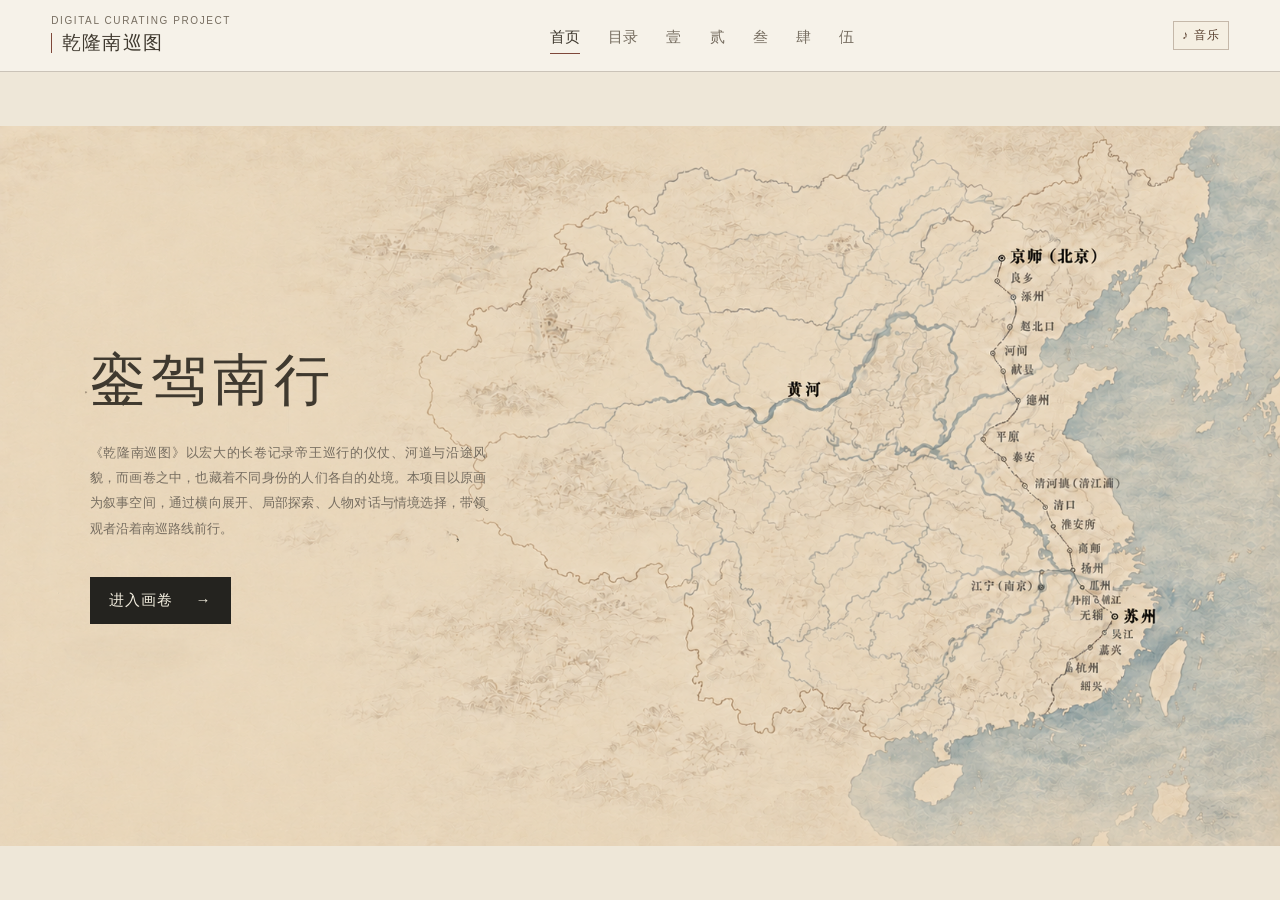
<file: index.html>
<!doctype html>
<html lang="zh-CN">
  <head>
    <meta charset="UTF-8">
    <meta name="viewport" content="width=device-width, initial-scale=1.0">
    <meta http-equiv="refresh" content="0; url=pages/home.html">
    <title>乾隆南巡图</title>
  </head>
  <body>
    <p>正在进入《乾隆南巡图》……若未自动跳转，请<a href="pages/home.html">点击进入首页</a>。</p>
  </body>
</html>
</file>
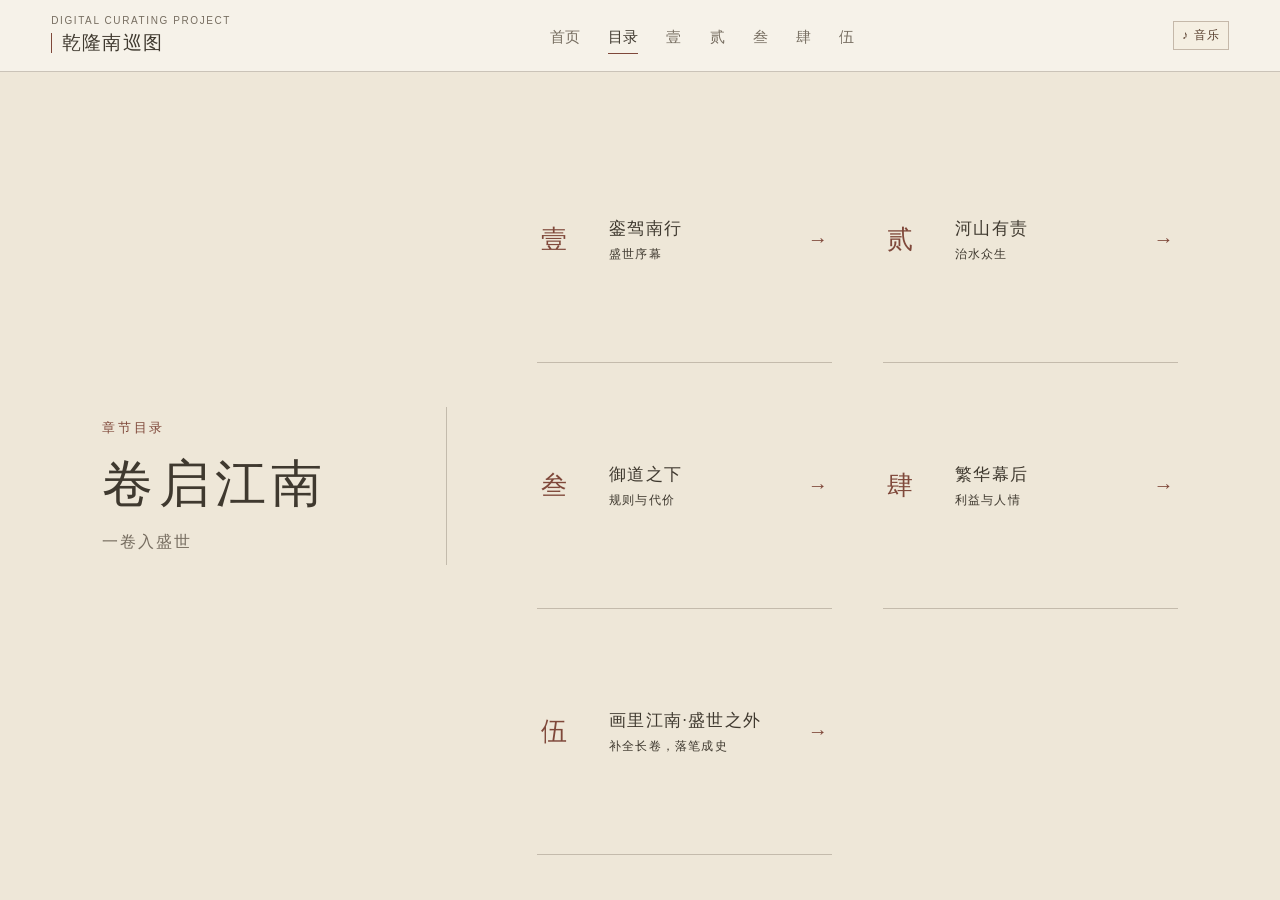
<file: pages/catalog.html>
<!doctype html>
<html lang="zh-CN">
  <head>
    <meta charset="UTF-8">
    <meta name="viewport" content="width=device-width, initial-scale=1.0">
    <meta name="description" content="《乾隆南巡图》章节目录">
    <title>章节目录｜乾隆南巡图</title>
    <link rel="stylesheet" href="../css/style.css">
    <script src="../js/main.js" defer></script>
  </head>
  <body data-page="catalog" data-root="..">
    <div class="site-shell">
      <header class="site-header" data-site-header></header>
      <main class="catalog-page page-content">
        <div class="page-heading">
          <p class="eyebrow">章节目录</p>
          <h1>卷启江南</h1>
          <p>一卷入盛世</p>
        </div>
        <ol class="chapter-list">
          <li class="chapter-item chapter-item--available">
            <a href="chapter-1.html">
              <span class="chapter-number">壹</span>
              <span><strong>銮驾南行</strong><small>盛世序幕</small></span>
              <span class="chapter-arrow" aria-hidden="true">→</span>
            </a>
          </li>
          <li class="chapter-item chapter-item--available">
            <a href="chapter-2.html">
              <span class="chapter-number">贰</span>
              <span><strong>河山有责</strong><small>治水众生</small></span>
              <span class="chapter-arrow" aria-hidden="true">→</span>
            </a>
          </li>
          <li class="chapter-item chapter-item--available">
            <a href="chapter-3.html">
              <span class="chapter-number">叁</span>
              <span><strong>御道之下</strong><small>规则与代价</small></span>
              <span class="chapter-arrow" aria-hidden="true">→</span>
            </a>
          </li>
          <li class="chapter-item chapter-item--available">
            <a href="chapter-4.html">
              <span class="chapter-number">肆</span>
              <span><strong>繁华幕后</strong><small>利益与人情</small></span>
              <span class="chapter-arrow" aria-hidden="true">→</span>
            </a>
          </li>
          <li class="chapter-item chapter-item--available">
            <a href="chapter-5.html">
              <span class="chapter-number">伍</span>
              <span><strong>画里江南·盛世之外</strong><small>补全长卷，落笔成史</small></span>
              <span class="chapter-arrow" aria-hidden="true">→</span>
            </a>
          </li>
        </ol>
      </main>
    </div>
  </body>
</html>
</file>
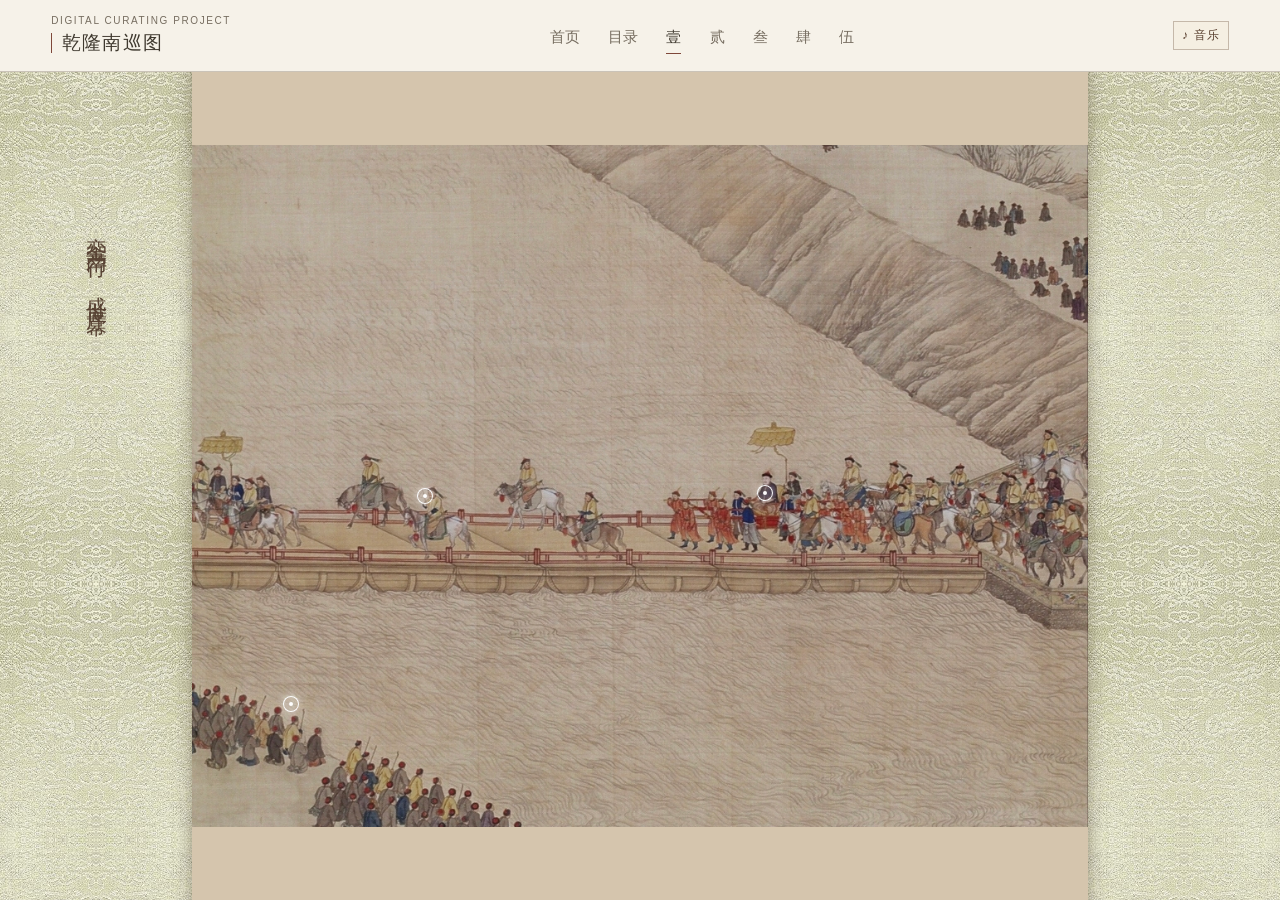
<file: pages/chapter-1.html>
<!doctype html>
<html lang="zh-CN">
  <head>
    <meta charset="UTF-8">
    <meta name="viewport" content="width=device-width, initial-scale=1.0">
    <meta name="description" content="《乾隆南巡图》第一章：銮驾南行">
    <title>壹｜銮驾南行｜乾隆南巡图</title>
    <link rel="stylesheet" href="../css/style.css">
    <script src="../js/main.js" defer></script>
  </head>
  <body data-page="chapter-1" data-root="..">
    <div class="site-shell">
      <header class="site-header" data-site-header></header>
      <main class="chapter-page">
        <aside class="mounting-panel mounting-panel--left" aria-label="章节题签">
          <p class="scroll-title">銮驾南行·盛世序幕</p>
        </aside>
        <figure class="painting-frame" data-chapter-interaction>
          <div class="painting-stage" data-painting-stage data-phase="explore" aria-label="第一章原画互动区域">
            <img class="chapter-artwork" data-artwork src="../原画素材/第一章.jpg" alt="乾隆南巡画卷第一章场景，画面中可见桥上仪仗与沿岸人物">
            <div class="hotspot-layer" data-hotspot-layer aria-label="人物探索热点">
              <button class="painting-hotspot" type="button" data-hotspot="emperor" aria-label="探索皇帝人物"><span>皇帝</span></button>
              <button class="painting-hotspot" type="button" data-hotspot="official" aria-label="探索官员人物"><span>官员</span></button>
              <button class="painting-hotspot" type="button" data-hotspot="commoner" aria-label="探索百姓人物"><span>百姓</span></button>
              <button class="painting-hotspot painting-hotspot--archive" type="button" data-hotspot="archive" aria-label="查看仪仗档案" hidden><span>仪仗</span></button>
            </div>
            <button class="character-dim" type="button" data-empty-close aria-label="关闭当前文字" hidden></button>
            <section class="character-panel" data-character-panel role="dialog" aria-modal="true" aria-label="人物独白" tabindex="-1" hidden>
              <div data-character-copy></div>
            </section>
            <p class="archive-unlock-notice" data-unlock-notice role="status" hidden>仪仗档案已开启</p>
            <button class="chapter-continue" type="button" data-chapter-continue hidden>进入第二章</button>
          </div>
        </figure>
        <aside class="mounting-panel mounting-panel--right" aria-hidden="true"></aside>
      </main>
    </div>
  </body>
</html>
</file>
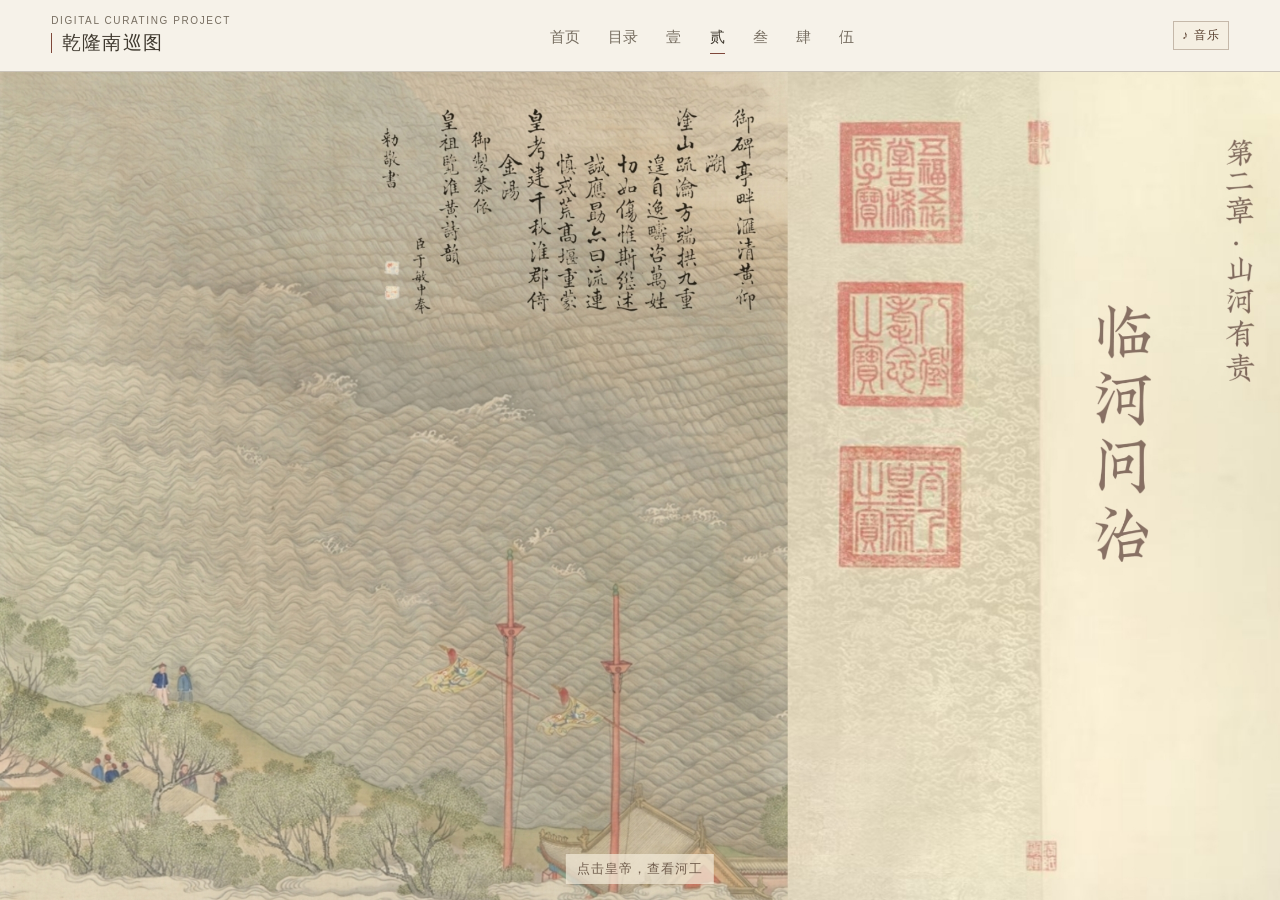
<file: pages/chapter-2.html>
<!doctype html>
<html lang="zh-CN">
  <head>
    <meta charset="UTF-8">
    <meta name="viewport" content="width=device-width, initial-scale=1.0">
    <meta name="description" content="《乾隆南巡图》第二章：河山有责·治水众生">
    <title>贰｜河山有责·治水众生｜乾隆南巡图</title>
    <link rel="stylesheet" href="../css/style.css">
    <script src="../js/main.js" defer></script>
    <script src="../js/chapter-2.js" defer></script>
  </head>
  <body data-page="chapter-2" data-root="..">
    <div class="site-shell">
      <header class="site-header" data-site-header></header>
      <main class="chapter-two" data-chapter-two>
        <div class="chapter-two__scene" data-scene aria-label="第二章原画互动区域">
          <img class="chapter-two__art" data-scene-art src="../章节说明/第二章/皇帝巡查背景图.jpg" alt="乾隆南巡图第二章御览河工场景">
          <div class="chapter-two__hotspots" data-scene-hotspots aria-label="互动热点"></div>
          <button class="chapter-two__dim" data-scene-dim type="button" aria-label="关闭当前说明" hidden></button>
          <aside class="chapter-two__reading" data-reading aria-live="polite" hidden></aside>
          <aside class="chapter-two__knowledge" data-knowledge role="dialog" aria-modal="true" aria-label="河水之间：河工与民生" hidden></aside>
          <p class="chapter-two__hint" data-scene-hint>向左拖动或滚动，浏览画卷</p>
          <button class="chapter-two__next" data-chapter-two-next type="button" hidden>进入第三章</button>
        </div>
      </main>
    </div>
  </body>
</html>
</file>
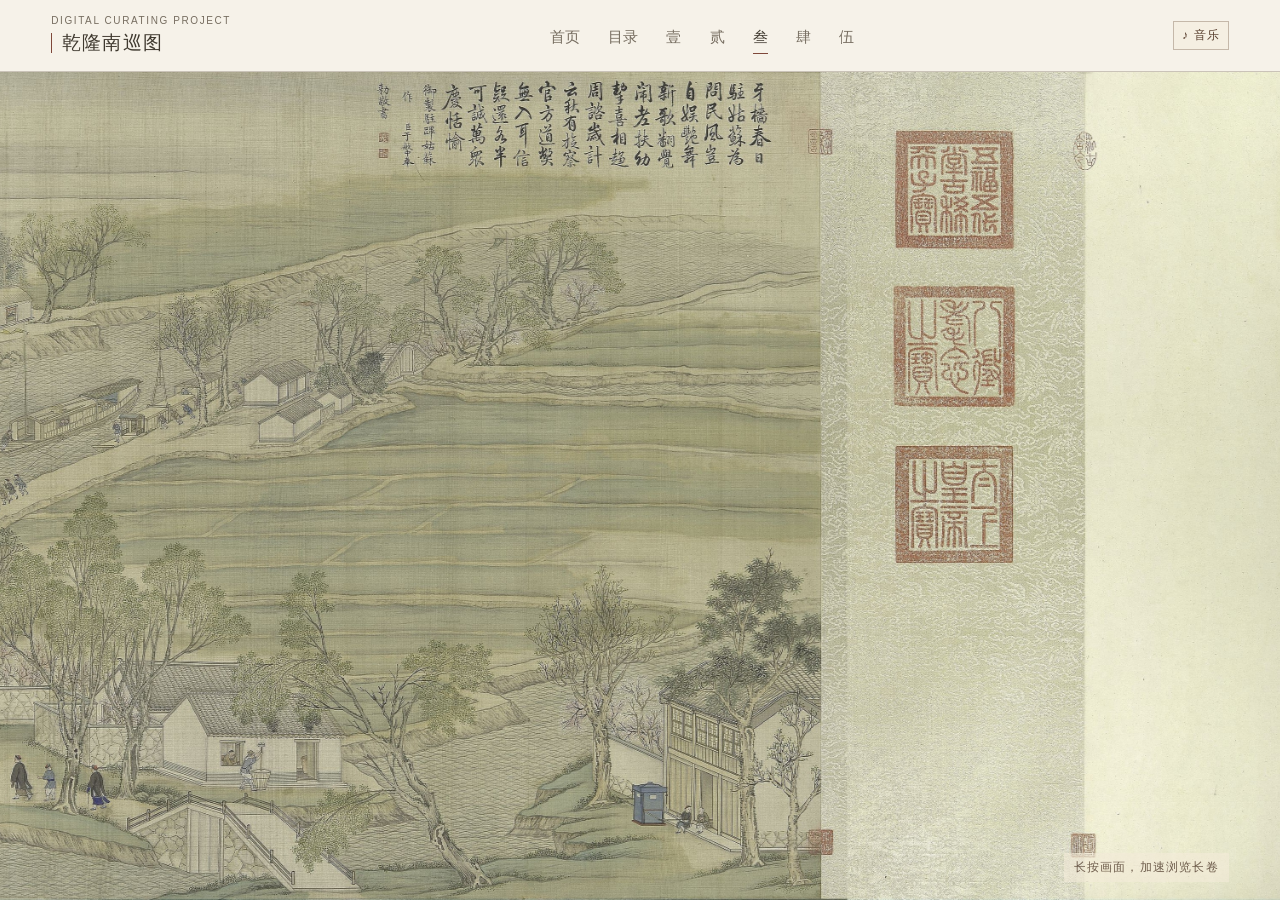
<file: pages/chapter-3.html>
<!doctype html>
<html lang="zh-CN">
  <head>
    <meta charset="UTF-8">
    <meta name="viewport" content="width=device-width, initial-scale=1.0">
    <meta name="description" content="《乾隆南巡图》第三章：御道之下">
    <title>叁｜御道之下｜乾隆南巡图</title>
    <link rel="stylesheet" href="../css/style.css">
    <script src="../js/main.js" defer></script>
    <script src="../js/chapter-3.js" defer></script>
  </head>
  <body data-page="chapter-3" data-root="..">
    <div class="site-shell">
      <header class="site-header" data-site-header></header>
      <main class="chapter-three" data-chapter-three>
        <section class="chapter-three__scene" data-chapter-three-scene aria-label="第三章长卷浏览区域">
          <div class="chapter-three__track" data-chapter-three-track>
            <img class="chapter-three__art" data-chapter-three-art src="../章节说明/第三章/2.jpg" alt="乾隆南巡图第三章长卷">
            <div class="chapter-three__hotspots" data-chapter-three-hotspots aria-label="第三章互动热点"></div>
          </div>
          <button class="chapter-three__dim" data-chapter-three-dim type="button" aria-label="推进或关闭当前说明" hidden></button>
          <aside class="chapter-three__note" data-chapter-three-note role="dialog" aria-modal="true" aria-live="polite" hidden></aside>
          <div class="chapter-three__video" data-chapter-three-video hidden>
            <video data-chapter-three-video-player controls playsinline preload="metadata" src="../章节说明/第三章/皇船视频替换.mp4"></video>
            <p data-chapter-three-video-status hidden></p>
          </div>
          <p class="chapter-three__hint">长按画面，加速浏览长卷</p>
          <button class="chapter-three__next" data-chapter-three-next type="button" hidden>进入第四章</button>
          <section class="towpath-modal" data-towpath-modal role="dialog" aria-modal="true" aria-labelledby="towpath-modal-title" hidden>
            <div class="towpath-modal__surface">
              <button class="towpath-modal__close" data-towpath-close type="button" aria-label="关闭南巡挽纤说明">×</button>
              <header class="towpath-modal__header">
                <p class="towpath-modal__eyebrow">南巡舟行，牵挽之间，藏着民生与官场的权衡</p>
                <h2 id="towpath-modal-title">南巡挽纤：嘏须纤</h2>
                <nav class="towpath-modal__progress" aria-label="阅读进度" data-towpath-progress></nav>
              </header>
              <div class="towpath-modal__content" data-towpath-content></div>
              <footer class="towpath-modal__footer">乾隆南巡沿运河水路行进，御舟依靠纤夫牵引前行，这件差事背后，是地方官难以抉择的难题。</footer>
            </div>
          </section>
        </section>
      </main>
    </div>
  </body>
</html>
</file>
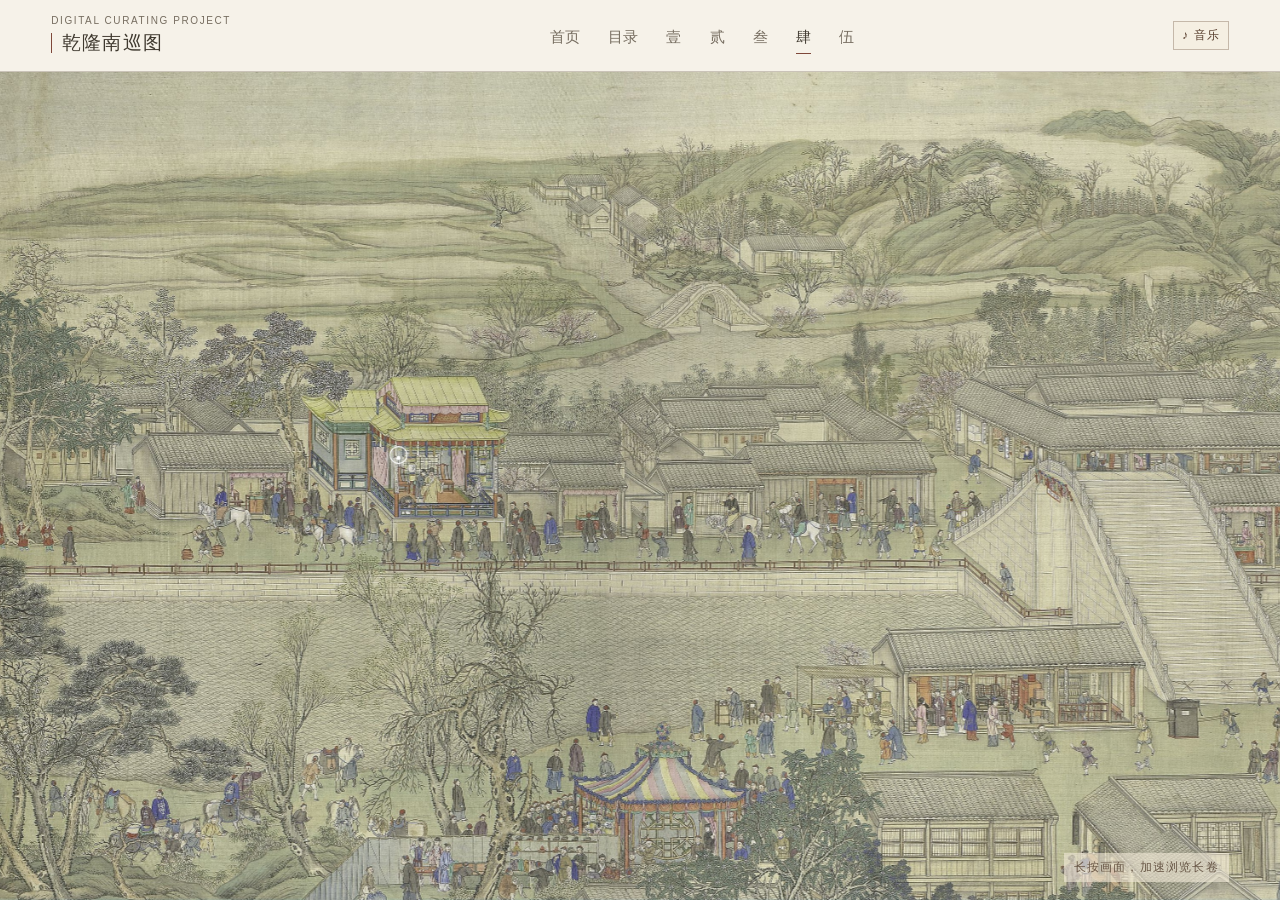
<file: pages/chapter-4.html>
<!doctype html>
<html lang="zh-CN">
  <head>
    <meta charset="UTF-8">
    <meta name="viewport" content="width=device-width, initial-scale=1.0">
    <meta name="description" content="《乾隆南巡图》第四章：繁华幕后">
    <title>肆｜繁华幕后｜乾隆南巡图</title>
    <link rel="stylesheet" href="../css/style.css">
    <script src="../js/main.js" defer></script>
    <script src="../js/chapter-4.js" defer></script>
    <script src="../js/street-market.js" defer></script>
  </head>
  <body data-page="chapter-4" data-root="..">
    <div class="site-shell">
      <header class="site-header" data-site-header></header>
      <main class="chapter-four" data-chapter-four>
        <section class="chapter-four__scene" data-chapter-four-scene aria-label="第四章长卷浏览区域">
          <div class="chapter-four__track" data-chapter-four-track>
            <img class="chapter-four__art" data-chapter-four-art src="../章节说明/第四章/背景图.jpg" alt="乾隆南巡图第四章长卷">
            <div class="chapter-four__hotspots" data-chapter-four-hotspots aria-label="第四章互动热点"></div>
          </div>
          <button class="chapter-four__dim" data-chapter-four-dim type="button" aria-label="关闭当前说明" hidden></button>
          <aside class="chapter-four__note" data-chapter-four-note aria-live="polite" hidden></aside>
          <aside class="chapter-four__story" data-chapter-four-story aria-live="polite" hidden></aside>
          <p class="chapter-four__guide" data-chapter-four-guide hidden></p>
          <button class="chapter-four__next chapter-continue" data-chapter-four-next type="button" hidden>继续补全长卷</button>
          <p class="chapter-four__hint">长按画面，加速浏览长卷</p>
        </section>
        <section class="street-market" data-street-market aria-label="街市漫游" hidden>
          <canvas class="street-market__canvas" data-street-market-canvas aria-label="街市漫游场景"></canvas>
          <header class="street-market__header">
            <div>
              <p class="street-market__eyebrow">銮驾南行</p>
              <h1>街市漫游</h1>
            </div>
            <div class="street-market__header-actions">
              <button class="street-market__records-button" data-street-market-records type="button">街市见闻 <span data-street-market-record-count>0</span></button>
              <button class="street-market__exit" data-street-market-exit type="button">返回画卷</button>
            </div>
          </header>
          <p class="street-market__help" data-street-market-help>WASD / 方向键移动 · 靠近对象后按 E 交互 · Esc 返回</p>
          <p class="street-market__prompt" data-street-market-prompt hidden></p>
          <aside class="street-market__records" data-street-market-records-panel hidden aria-label="街市见闻记录"></aside>
          <aside class="street-market__dialogue" data-street-market-dialogue hidden aria-live="polite"></aside>
        </section>
      </main>
    </div>
  </body>
</html>
</file>
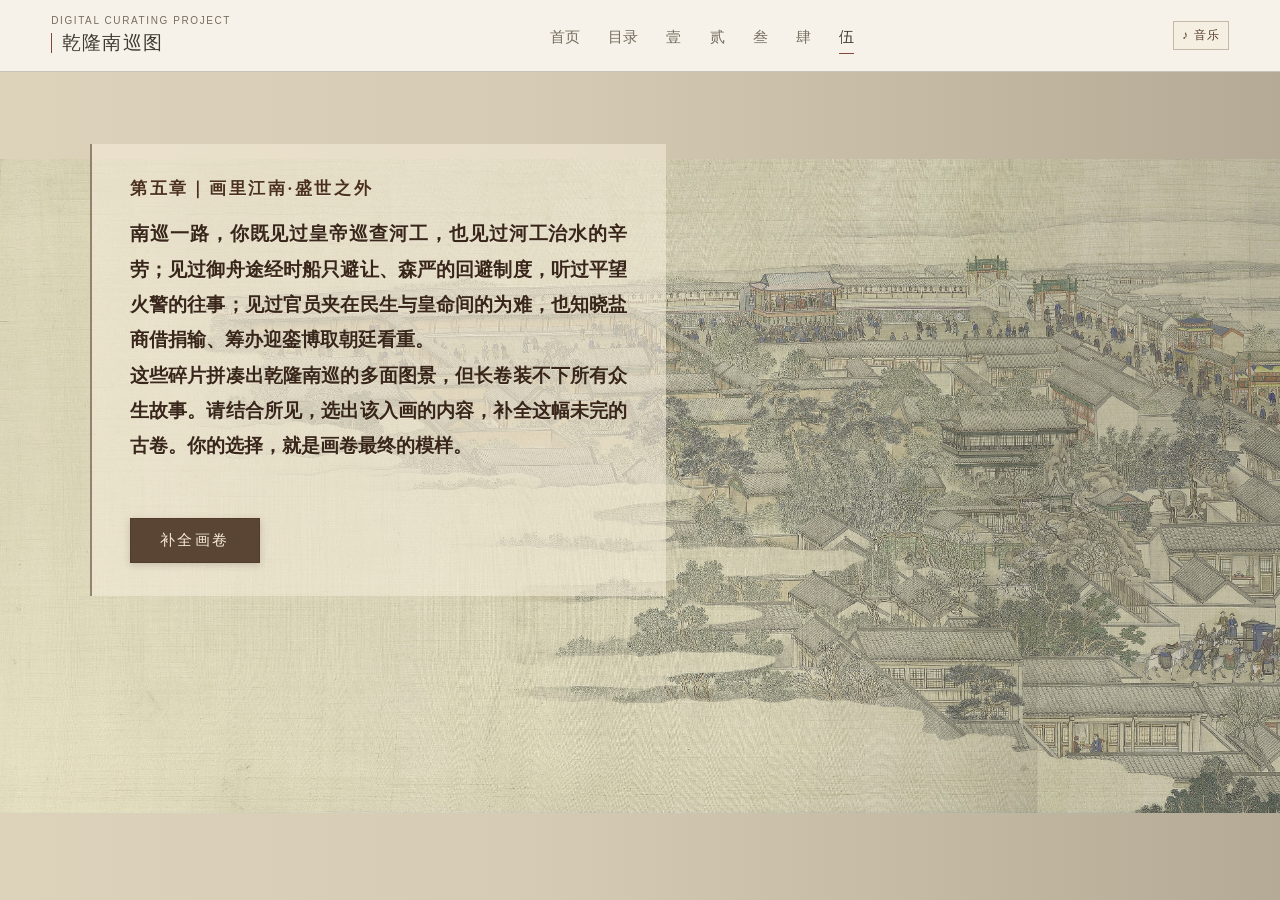
<file: pages/chapter-5.html>
<!doctype html>
<html lang="zh-CN">
  <head>
    <meta charset="UTF-8">
    <meta name="viewport" content="width=device-width, initial-scale=1.0">
    <meta name="description" content="《画里江南·盛世之外》互动结局">
    <title>伍｜画里江南·盛世之外｜乾隆南巡图</title>
    <link rel="stylesheet" href="../css/style.css">
    <script src="../js/main.js" defer></script>
    <script src="../js/chapter-5.js" defer></script>
  </head>
  <body data-page="chapter-5" data-root="..">
    <div class="site-shell">
      <header class="site-header" data-site-header></header>
      <main class="chapter-five" data-chapter-five>
        <section class="chapter-five__stage" data-chapter-five-stage aria-label="画里江南互动结局">
          <img class="chapter-five__art" data-chapter-five-art src="../章节说明/第五章/最终背景.jpg" alt="画里江南的最终画卷背景">
          <div class="chapter-five__veil"></div>
          <div class="chapter-five__content" data-chapter-five-content aria-live="polite"></div>
        </section>
      </main>
    </div>
  </body>
</html>
</file>
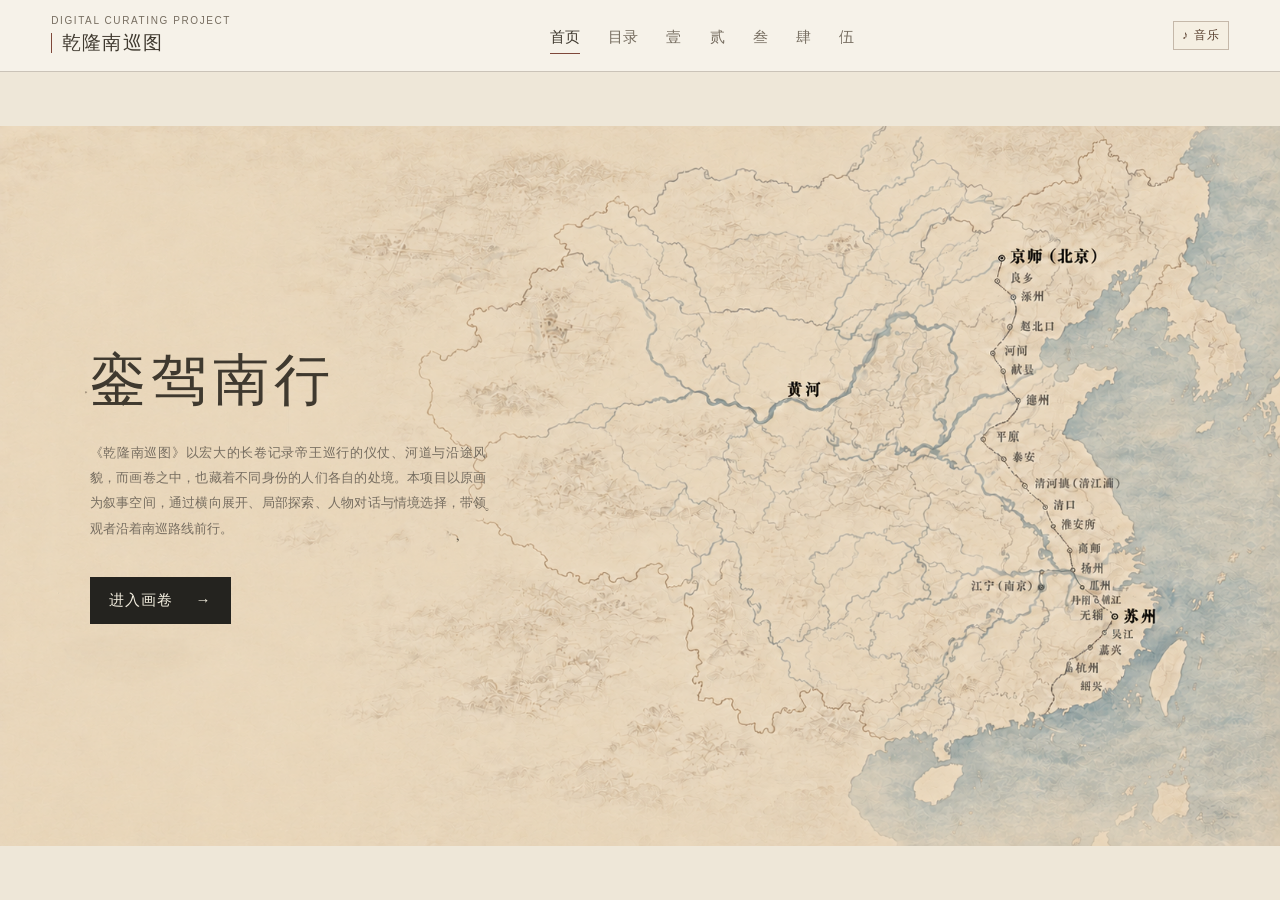
<file: pages/home.html>
<!doctype html>
<html lang="zh-CN">
  <head>
    <meta charset="UTF-8">
    <meta name="viewport" content="width=device-width, initial-scale=1.0">
    <meta name="description" content="《乾隆南巡图》数字策展项目首页">
    <title>首页｜乾隆南巡图</title>
    <link rel="stylesheet" href="../css/style.css">
    <script src="../js/main.js" defer></script>
  </head>
  <body data-page="home" data-root="..">
    <div class="site-shell">
      <header class="site-header" data-site-header></header>
      <main class="home-page">
        <section class="home-intro" aria-labelledby="home-title">
          <h1 id="home-title">銮驾南行</h1>
          <p class="home-copy">《乾隆南巡图》以宏大的长卷记录帝王巡行的仪仗、河道与沿途风貌，而画卷之中，也藏着不同身份的人们各自的处境。本项目以原画为叙事空间，通过横向展开、局部探索、人物对话与情境选择，带领观者沿着南巡路线前行。</p>
          <a class="ink-button" href="catalog.html">进入画卷 <span aria-hidden="true">→</span></a>
        </section>
        <section class="home-map" aria-label="乾隆南巡路线示意图">
          <img src="../章节说明/首页与目录页/首页背景.png" alt="标注京师、黄河与苏州的乾隆南巡路线地图">
        </section>
      </main>
    </div>
  </body>
</html>
</file>
<file: css/style.css>
:root {
  --paper: #eee7d8;
  --paper-light: #f7f3ea;
  --ink: #3f392f;
  --muted-ink: #766d60;
  --line: rgba(86, 74, 59, .28);
  --accent: #7f483a;
  --header-height: 72px;
}

* { box-sizing: border-box; }
html, body { width: 100%; height: 100%; margin: 0; overflow: hidden; background: var(--paper); }
body { color: var(--ink); font-family: "Noto Serif SC", "Songti SC", SimSun, serif; }
a { color: inherit; text-decoration: none; }
button, a { -webkit-tap-highlight-color: transparent; }

.site-shell { display: flex; flex-direction: column; width: 100vw; height: 100vh; height: 100dvh; overflow: hidden; }
.site-header { display: flex; flex: 0 0 var(--header-height); align-items: center; justify-content: space-between; width: 100%; height: var(--header-height); gap: 28px; padding: 0 clamp(24px, 4vw, 72px); border-bottom: 1px solid var(--line); background: rgba(247, 243, 234, .94); }
.audio-control { display: inline-flex; flex: 0 0 auto; align-items: center; gap: 5px; padding: 5px 8px; border: 1px solid rgba(94,69,47,.32); background: rgba(245,238,222,.58); color: #5a4030; font-family: "Songti SC", SimSun, serif; font-size: 12px; letter-spacing: .08em; cursor: pointer; transition: background-color .2s ease, color .2s ease; }
.audio-control:hover, .audio-control:focus-visible, .audio-control.is-playing { background: rgba(87,61,42,.86); color: #f7ecd5; outline: none; }
.audio-control.is-playing > span:first-child { animation: audio-note-breathe 1.4s ease-in-out infinite; }
@keyframes audio-note-breathe { 0%, 100% { opacity: .55; transform: translateY(1px); } 50% { opacity: 1; transform: translateY(-1px); } }
.brand-meta { margin: 0 0 4px; color: var(--muted-ink); font-family: Arial, sans-serif; font-size: 10px; letter-spacing: .16em; }
.brand-title { display: flex; align-items: center; gap: 10px; margin: 0; font-size: 19px; font-weight: 500; letter-spacing: .06em; white-space: nowrap; }
.brand-title::before { width: 1px; height: 20px; background: var(--accent); content: ""; }
.site-nav { display: flex; align-items: center; gap: clamp(14px, 2.2vw, 32px); font-size: 15px; white-space: nowrap; }
.site-nav a { position: relative; padding: 27px 0 24px; color: var(--muted-ink); transition: color .18s ease; }
.site-nav a::after { position: absolute; right: 0; bottom: 17px; left: 0; height: 1px; background: var(--accent); content: ""; opacity: 0; transform: scaleX(.4); transition: opacity .18s ease, transform .18s ease; }
.site-nav a:hover, .site-nav a[aria-current="page"] { color: var(--ink); }
.site-nav a:hover::after, .site-nav a[aria-current="page"]::after { opacity: 1; transform: scaleX(1); }
.nav-placeholder { padding: 27px 0 24px; color: rgba(118, 109, 96, .55); cursor: default; }

.home-page { position: relative; display: flex; flex: 1 1 auto; align-items: center; min-width: 0; min-height: 0; padding: clamp(32px, 7vh, 78px) clamp(40px, 7vw, 136px); overflow: hidden; background: var(--paper); }
.home-map { position: absolute; inset: 0; z-index: 0; display: grid; place-items: center; margin: 0; pointer-events: none; }
.home-map img { display: block; width: 100%; height: 100%; object-fit: contain; object-position: center; }
.home-intro { position: relative; z-index: 1; width: min(31vw, 455px); min-width: 330px; }
h1 { margin: 0; font-size: clamp(42px, 4.4vw, 70px); font-weight: 500; letter-spacing: .1em; line-height: 1.15; }
.home-copy { max-width: 430px; margin: clamp(20px, 3vh, 32px) 0 0; color: var(--muted-ink); font-size: clamp(13px, 1vw, 15px); line-height: 1.95; text-align: justify; }
.ink-button { display: inline-flex; gap: 22px; align-items: center; margin-top: clamp(22px, 4vh, 40px); padding: 13px 18px; border: 1px solid #24231f; background: #24231f; color: #f3eedf; font-size: 15px; letter-spacing: .08em; transition: color .18s ease, background-color .18s ease, border-color .18s ease; }
.ink-button:hover { background: #1e1d1a; border-color: #1e1d1a; color: #f3eedf; }
.ink-button:active { background: #722d27; border-color: #722d27; color: #f3eedf; }
.ink-button:focus-visible { outline: 2px solid #722d27; outline-offset: 3px; }

.page-content { display: grid; flex: 1 1 auto; grid-template-columns: minmax(235px, .7fr) minmax(560px, 1.3fr); gap: clamp(42px, 7vw, 132px); align-items: center; min-width: 0; min-height: 0; padding: clamp(28px, 5vh, 62px) clamp(48px, 8vw, 150px); overflow: hidden; }
.page-heading { align-self: center; border-right: 1px solid var(--line); padding: 12px clamp(28px, 5vw, 82px) 12px 0; }
.eyebrow { margin: 0 0 18px; color: var(--accent); font-size: 13px; letter-spacing: .2em; }
.page-heading h1 { font-size: clamp(38px, 4vw, 60px); }
.page-heading > p:last-child { margin: 18px 0 0; color: var(--muted-ink); letter-spacing: .12em; }
.chapter-list { display: grid; grid-template-columns: repeat(2, minmax(0, 1fr)); grid-template-rows: repeat(3, minmax(0, 1fr)); align-self: stretch; gap: 0 clamp(26px, 4vw, 64px); min-width: 0; margin: 0; padding: 0; list-style: none; }
.chapter-item { display: grid; grid-template-columns: 54px minmax(0, 1fr) auto; gap: 14px; align-items: center; min-width: 0; padding: 13px 4px; border-bottom: 1px solid var(--line); color: var(--muted-ink); }
.chapter-item--available { color: var(--ink); }
.chapter-item--available a { display: grid; grid-column: 1 / -1; grid-template-columns: 54px minmax(0, 1fr) auto; gap: 14px; align-items: center; min-width: 0; }
.chapter-number { color: var(--accent); font-size: clamp(24px, 2vw, 30px); }
.chapter-item strong, .chapter-item small { display: block; }
.chapter-item strong { font-size: clamp(17px, 1.25vw, 20px); font-weight: 500; letter-spacing: .08em; }
.chapter-item small { margin-top: 6px; font-size: 12px; letter-spacing: .1em; }
.chapter-item em { font-size: 11px; font-style: normal; letter-spacing: .08em; white-space: nowrap; }
.chapter-arrow { color: var(--accent); font-size: 20px; transition: transform .2s ease; }
.chapter-item--available a:hover .chapter-arrow { transform: translateX(6px); }

.chapter-page { display: flex; flex: 1 1 auto; min-width: 0; min-height: 0; overflow: hidden; background: #d5c5ad; }
.mounting-panel { position: relative; flex: 0 0 clamp(180px, 15vw, 310px); min-width: 0; overflow: hidden; background-color: #d8d0b6; background-image: url("../原画素材/锦纹底纹.png"); background-repeat: repeat; background-position: center top; background-size: 512px 512px; }
.mounting-panel--left { box-shadow: inset -18px 0 22px -24px rgba(77, 62, 47, .8); }
.mounting-panel--right { box-shadow: inset 18px 0 22px -24px rgba(77, 62, 47, .8); }
.scroll-title { position: absolute; top: 18%; left: 50%; margin: 0; color: #584334; font-family: "Songti SC", SimSun, serif; font-size: clamp(20px, 1.65vw, 31px); font-weight: 500; letter-spacing: .32em; line-height: 1.3; text-orientation: upright; writing-mode: vertical-rl; transform: translateX(-50%); }
.painting-frame { display: flex; flex: 1 1 auto; align-items: center; justify-content: center; min-width: 0; min-height: 0; margin: 0; overflow: hidden; }
.painting-stage { position: relative; width: 100%; height: 100%; overflow: hidden; cursor: grab; touch-action: none; }
.painting-stage:active { cursor: grabbing; }
.chapter-artwork { position: absolute; display: block; max-width: none; max-height: none; user-select: none; -webkit-user-drag: none; }
.hotspot-layer { position: absolute; inset: 0; z-index: 2; pointer-events: none; }
.painting-hotspot { position: absolute; display: grid; width: 16px; height: 16px; place-items: center; padding: 0; border: 1px solid rgba(255, 255, 255, .96); border-radius: 50%; background: rgba(255, 255, 255, .2); box-shadow: 0 0 9px rgba(255, 255, 255, .56); color: rgba(255, 255, 255, .98); cursor: pointer; opacity: 1; pointer-events: auto; transform: translate(-50%, -50%) scale(1); transition: opacity .2s ease, filter .18s ease, background-color .2s ease, border-color .2s ease; animation: painting-hotspot-breathe 1.2s ease-in-out infinite; }
.painting-hotspot::before { width: 4px; height: 4px; border-radius: 50%; background: currentColor; content: ""; }
.painting-hotspot span { position: absolute; bottom: calc(100% + 8px); left: 50%; padding: 4px 7px; background: rgba(50, 40, 31, .72); color: #f8eed2; font-family: "Songti SC", SimSun, serif; font-size: 12px; letter-spacing: .08em; line-height: 1; opacity: 0; pointer-events: none; transform: translateX(-50%); transition: opacity .18s ease; white-space: nowrap; }
.painting-hotspot:hover, .painting-hotspot:focus-visible { filter: brightness(1.18); background: rgba(255, 255, 255, .23); outline: none; }
.painting-hotspot:hover span, .painting-hotspot:focus-visible span { opacity: 1; }
.painting-hotspot.is-explored { border-color: rgba(255, 255, 255, .94); background: rgba(255, 255, 255, .12); box-shadow: 0 0 7px rgba(255, 255, 255, .34); color: rgba(255, 255, 255, .98); opacity: 1; }
.painting-hotspot--archive { animation: archive-hotspot-in .7s ease both, painting-hotspot-breathe 1.2s ease-in-out .7s infinite; }
.painting-hotspot[hidden] { display: none; }
.painting-stage[data-phase="character"] .hotspot-layer { pointer-events: none; }
.painting-stage[data-phase="character"] .painting-hotspot { opacity: .25; }
.character-dim { position: absolute; z-index: 3; inset: 0; width: 100%; height: 100%; border: 0; background: rgba(39, 28, 20, .63); cursor: pointer; opacity: 1; transition: opacity .3s ease; -webkit-mask-image: radial-gradient(ellipse var(--focus-rx) var(--focus-ry) at var(--focus-x) var(--focus-y), transparent 0, transparent 42%, rgba(0, 0, 0, .18) 61%, #000 100%); mask-image: radial-gradient(ellipse var(--focus-rx) var(--focus-ry) at var(--focus-x) var(--focus-y), transparent 0, transparent 42%, rgba(0, 0, 0, .18) 61%, #000 100%); }
.character-panel { position: absolute; z-index: 5; margin: 0; padding: 0; border: 0; background: transparent; box-shadow: none; color: #f4ead1; font-size: clamp(15px, 1.25vw, 19px); line-height: 2; text-shadow: 0 1px 3px rgba(30, 22, 16, .88); animation: reading-fade-in .3s ease both; }
.character-panel p { margin: 0; }
.character-panel p + p { margin-top: 1.1em; }
.archive-unlock-notice { position: absolute; z-index: 6; top: 14%; left: 50%; margin: 0; padding: 13px 22px; border: 1px solid rgba(183, 132, 79, .62); background: rgba(67, 48, 34, .76); color: #f0dfb9; font-size: 15px; letter-spacing: .14em; transform: translateX(-50%); animation: archive-notice-in .6s ease both; white-space: nowrap; }
.chapter-continue { position: absolute; z-index: 7; right: clamp(24px, 4vw, 68px); bottom: clamp(24px, 5vh, 60px); padding: 10px 20px; border: 1px solid rgba(83, 59, 39, .62); background: rgba(240, 231, 211, .9); color: #513a2a; font-family: "Songti SC", SimSun, serif; font-size: 14px; letter-spacing: .18em; cursor: pointer; transition: background-color .18s ease, color .18s ease; }
.chapter-continue:hover, .chapter-continue:focus-visible { background: #5c4030; color: #f5ead5; outline: none; }
.character-dim[hidden], .character-panel[hidden], .archive-unlock-notice[hidden] { display: none; }
@keyframes reading-fade-in { from { opacity: 0; } to { opacity: 1; } }
@keyframes archive-hotspot-in { from { opacity: 0; transform: translate(-50%, -50%) scale(.6); } to { opacity: 1; transform: translate(-50%, -50%) scale(1); } }
@keyframes painting-hotspot-breathe { 0%, 100% { background: rgba(255,255,255,.13); box-shadow: 0 0 5px rgba(255,255,255,.3); opacity: .68; transform: translate(-50%, -50%) scale(.82); } 50% { background: rgba(255,255,255,.52); box-shadow: 0 0 15px rgba(255,255,255,.82); opacity: 1; transform: translate(-50%, -50%) scale(1.48); } }
@keyframes archive-notice-in { from { opacity: 0; transform: translate(-50%, -7px); } to { opacity: 1; transform: translate(-50%, 0); } }

@media (max-width: 1050px) {
  .site-header { gap: 18px; padding-inline: 24px; }
  .site-nav { gap: 14px; font-size: 14px; }
  .home-intro { min-width: 290px; }
  .page-content { grid-template-columns: minmax(210px, .62fr) minmax(490px, 1.38fr); gap: 34px; padding-inline: 42px; }
}

@media (max-width: 760px) {
  html, body { overflow: auto; }
  .site-shell { height: auto; min-height: 100vh; min-height: 100dvh; overflow: visible; }
  .site-header { position: relative; flex: 0 0 auto; height: auto; flex-direction: column; align-items: flex-start; gap: 8px; padding: 18px 24px 0; }
  .site-nav { width: 100%; justify-content: space-between; gap: 8px; overflow-x: auto; }
  .site-nav a, .nav-placeholder { padding: 13px 0 16px; }
  .site-nav a::after { bottom: 8px; }
  .home-page { min-height: 640px; padding: 54px 24px; }
  .home-intro { width: min(100%, 430px); min-width: 0; }
  .page-content { display: block; min-height: 640px; padding: 48px 24px; overflow: visible; }
  .page-heading { border-right: 0; border-bottom: 1px solid var(--line); padding: 0 0 24px; }
  .chapter-list { display: grid; grid-template-rows: none; margin-top: 16px; }
  .chapter-item { min-height: 78px; }
  .mounting-panel { flex-basis: 18vw; }
}

/* 第二章：横向画卷与局部档案阅读 */
.chapter-two { position: relative; flex: 1 1 auto; min-width: 0; min-height: 0; overflow: hidden; background: #d5c5ad; }
.chapter-two__scene { position: relative; width: 100%; height: 100%; overflow: hidden; cursor: grab; touch-action: pan-y; }
.chapter-two__scene:active { cursor: grabbing; }
.chapter-two__art { position: absolute; top: 0; display: block; max-width: none; max-height: none; user-select: none; -webkit-user-drag: none; }
.chapter-two__hotspots { position: absolute; z-index: 2; inset: 0; pointer-events: none; }
.chapter-two__hotspot { position: absolute; width: 18px; height: 18px; padding: 0; border: 1px solid rgba(255,255,255,.96); border-radius: 50%; background: rgba(255,255,255,.2); box-shadow: 0 0 9px rgba(255,255,255,.56); color: #fff; cursor: pointer; pointer-events: auto; transform: translate(-50%, -50%) scale(1); transition: background-color .2s ease, opacity .2s ease; animation: chapter-two-hotspot-breathe 1.2s ease-in-out infinite; }
.chapter-two__hotspot::after { position: absolute; inset: 5px; border-radius: 50%; background: currentColor; content: ""; }
.chapter-two__hotspot:hover, .chapter-two__hotspot:focus-visible { background: rgba(255,255,255,.42); outline: none; }
.chapter-two__hotspot.is-explored { border-color: rgba(255,255,255,.94); background: rgba(255,255,255,.1); box-shadow: 0 0 9px rgba(255,255,255,.42); color: #fff; opacity: 1; }
.chapter-two__hotspot--gateway { width: auto; height: auto; padding: 11px 15px; border-color: rgba(91,61,38,.7); border-radius: 0; background: rgba(244,235,211,.92); box-shadow: 0 2px 14px rgba(55,38,24,.18); color: #4c3829; font-family: "Songti SC", SimSun, serif; font-size: 14px; letter-spacing: .12em; }
.chapter-two__hotspot--gateway { animation: none; transform: translate(-50%, -50%); }
.chapter-two__hotspot--gateway::after { display: none; }
.chapter-two__dim { position: absolute; z-index: 3; inset: 0; width: 100%; height: 100%; border: 0; background: rgba(38,29,20,.58); cursor: pointer; -webkit-mask-image: radial-gradient(ellipse var(--chapter-two-focus-rx) var(--chapter-two-focus-ry) at var(--chapter-two-focus-x) var(--chapter-two-focus-y), transparent 0, transparent 45%, rgba(0,0,0,.18) 65%, #000 100%); mask-image: radial-gradient(ellipse var(--chapter-two-focus-rx) var(--chapter-two-focus-ry) at var(--chapter-two-focus-x) var(--chapter-two-focus-y), transparent 0, transparent 45%, rgba(0,0,0,.18) 65%, #000 100%); }
.chapter-two__reading { position: absolute; z-index: 5; right: 0; bottom: 0; left: 0; height: min(68vh, 690px); pointer-events: none; }
.chapter-two__narrative { position: relative; width: 100%; height: 100%; pointer-events: none; }
.chapter-two__portrait { position: absolute; z-index: 2; bottom: 0; display: block; width: auto; height: min(48vh, 470px); object-fit: contain; pointer-events: auto; filter: drop-shadow(0 7px 8px rgba(45,30,19,.3)); }
.chapter-two__reading--emperor .chapter-two__portrait { left: clamp(22px,4vw,82px); height: min(66vh, 680px); object-position: bottom left; animation: portrait-enter-left .58s cubic-bezier(.2,.72,.24,1) both; }
.chapter-two__reading--official .chapter-two__portrait { right: clamp(22px,4vw,82px); object-position: bottom right; animation: portrait-enter-right .58s cubic-bezier(.2,.72,.24,1) both; }
.chapter-two__reading--eight .chapter-two__portrait, .chapter-two__reading--carrier .chapter-two__portrait { left: clamp(22px,4vw,82px); width: min(40vw, 580px); height: auto; max-height: min(54vh, 540px); object-position: bottom left; animation: portrait-enter-left .54s cubic-bezier(.2,.72,.24,1) both; }
.chapter-two__reading--pair .chapter-two__portrait { left: clamp(22px,4vw,82px); width: min(34vw, 500px); height: auto; max-height: min(53vh, 530px); object-position: bottom left; animation: portrait-enter-left .54s cubic-bezier(.2,.72,.24,1) both; }
.chapter-two__reading--eight .chapter-two__portrait--tamping { animation: portrait-enter-left .54s cubic-bezier(.2,.72,.24,1) both; transform-origin: center bottom; }
.chapter-two__paper { position: absolute; z-index: 1; right: 0; bottom: 0; left: 0; width: 100%; height: min(36vh, 360px); padding: clamp(18px,2vh,28px) clamp(34px,5vw,96px) 0; background: transparent; color: #403327; isolation: isolate; pointer-events: auto; }
.chapter-two__paper::before { position: absolute; z-index: -1; inset: 0; background: url("../章节说明/第二章/60dcac792b57f22ec8800b87f76cdf7.jpg") center top / 100% auto no-repeat; content: ""; opacity: .43; }
.chapter-two__paper-content { position: relative; z-index: 1; width: min(37vw, 640px); max-height: 62%; }
.chapter-two__reading--emperor .chapter-two__paper-content, .chapter-two__reading--eight .chapter-two__paper-content, .chapter-two__reading--carrier .chapter-two__paper-content, .chapter-two__reading--pair .chapter-two__paper-content { margin-left: auto; margin-right: clamp(28px,7vw,150px); }
.chapter-two__reading--official .chapter-two__paper-content { margin-left: clamp(28px,7vw,150px); }
.chapter-two__paper-content.is-swapping { animation: reading-copy-fade .26s ease both; }
.chapter-two__paper h2, .chapter-two__knowledge h2 { margin: 0 0 10px; font-size: clamp(22px,1.9vw,30px); font-weight: 500; letter-spacing: .13em; }
.chapter-two__paper p { margin: 0; font-size: clamp(18px,1.4vw,22px); font-weight: 600; line-height: 1.8; text-align: justify; }
.chapter-two__knowledge { position: absolute; z-index: 6; top: clamp(22px,4vh,52px); right: clamp(22px,5vw,86px); bottom: clamp(22px,4vh,52px); width: min(490px, 42vw); padding: clamp(24px,3vw,46px); overflow-y: auto; border: 0; background: #eee3cc; color: #403126; isolation: isolate; }
.chapter-two__knowledge::before { position: absolute; z-index: -1; inset: 0; background: url("../章节说明/第二章/60dcac792b57f22ec8800b87f76cdf7.jpg") center / cover no-repeat; content: ""; opacity: .48; }
.chapter-two__knowledge h2 { margin-top: 18px; }
.chapter-two__subtitle { margin: -6px 0 24px; color: #806454; font-size: clamp(15px,1.15vw,18px); letter-spacing: .14em; }
.chapter-two__knowledge section + section { margin-top: 26px; padding-top: 22px; border-top: 1px solid rgba(93,69,47,.26); }
.chapter-two__knowledge h3 { margin: 0 0 10px; color: #624635; font-size: clamp(17px,1.3vw,20px); font-weight: 500; letter-spacing: .1em; }
.chapter-two__knowledge p { margin: 0; font-size: clamp(15px,1.15vw,18px); line-height: 1.9; text-align: justify; }
.chapter-two__knowledge p + p { margin-top: 1em; }
.chapter-two__hint { position: absolute; z-index: 1; bottom: 16px; left: 50%; margin: 0; padding: 6px 11px; background: rgba(243,235,217,.72); color: rgba(82,62,46,.78); font-size: clamp(13px,1vw,15px); letter-spacing: .08em; pointer-events: none; transform: translateX(-50%); white-space: nowrap; }
.chapter-two__next { position: absolute; z-index: 7; right: clamp(24px,4vw,72px); bottom: clamp(24px,5vh,60px); padding: 10px 18px; border: 1px solid rgba(83,59,39,.62); background: rgba(240,231,211,.9); color: #513a2a; font-family: "Songti SC", SimSun, serif; font-size: clamp(15px,1.1vw,17px); letter-spacing: .14em; cursor: pointer; transition: background-color .18s ease, color .18s ease; }
.chapter-two__next:hover, .chapter-two__next:focus-visible { background: #5c4030; color: #f5ead5; outline: none; }
.chapter-two__reading[hidden], .chapter-two__knowledge[hidden], .chapter-two__dim[hidden] { display: none; }
@keyframes portrait-enter-left { from { opacity: 0; transform: translate(-9vw, 7vh); } to { opacity: 1; transform: translate(0, 0); } }
@keyframes portrait-enter-right { from { opacity: 0; transform: translate(9vw, 7vh); } to { opacity: 1; transform: translate(0, 0); } }
@keyframes chapter-two-hotspot-breathe { 0%, 100% { background: rgba(255,255,255,.13); box-shadow: 0 0 5px rgba(255,255,255,.3); opacity: .68; transform: translate(-50%, -50%) scale(.82); } 50% { background: rgba(255,255,255,.52); box-shadow: 0 0 15px rgba(255,255,255,.82); opacity: 1; transform: translate(-50%, -50%) scale(1.48); } }
@media (max-width: 900px) { .chapter-two__reading { height: 64vh; } .chapter-two__portrait { height: 43vh; } .chapter-two__reading--emperor .chapter-two__portrait { height: 59vh; } .chapter-two__paper { height: 34vh; padding-inline: 28px; } .chapter-two__paper-content { width: min(50vw, 520px); } .chapter-two__knowledge { width: min(520px, calc(100vw - 48px)); } }
@keyframes reading-copy-fade { from { opacity: .12; } to { opacity: 1; } }

/* 第三章：自动横向浏览长卷 */
.chapter-three { position: relative; flex: 1 1 auto; min-width: 0; min-height: 0; overflow: hidden; background: #d4c8b1; }
.chapter-three__scene { position: relative; width: 100%; height: 100%; overflow: hidden; cursor: ew-resize; touch-action: none; user-select: none; }
.chapter-three__track { position: absolute; top: 0; will-change: transform; }
.chapter-three__art { display: block; width: 100%; height: 100%; max-width: none; max-height: none; pointer-events: none; -webkit-user-drag: none; }
.chapter-three__hotspots { position: absolute; inset: 0; z-index: 4; pointer-events: none; }
.chapter-three__hotspot { position: absolute; display: grid; width: 17px; height: 17px; place-items: center; padding: 0; border: 1px solid rgba(255,255,255,.96); border-radius: 50%; background: rgba(255,255,255,.22); box-shadow: 0 0 9px rgba(255,255,255,.58); color: #fff; cursor: pointer; pointer-events: auto; transform: translate(-50%,-50%) scale(1); transition: background-color .18s ease, box-shadow .18s ease, border-color .18s ease; animation: chapter-three-hotspot-breathe 1.2s ease-in-out infinite; }
.chapter-three__hotspot::after { width: 4px; height: 4px; border-radius: 50%; background: currentColor; content: ""; }
.chapter-three__hotspot:hover, .chapter-three__hotspot:focus-visible { background: rgba(255,255,255,.38); outline: none; }
.chapter-three__hotspot.is-active { border-color: rgba(255,255,255,.98); background: rgba(255,255,255,.3); box-shadow: 0 0 13px rgba(255,255,255,.74); color: #fff; }
.chapter-three__dim { position: absolute; z-index: 3; inset: 0; width: 100%; height: 100%; border: 0; background: rgba(39,29,20,.54); cursor: pointer; -webkit-mask-image: radial-gradient(ellipse var(--chapter-three-focus-rx) var(--chapter-three-focus-ry) at var(--chapter-three-focus-x) var(--chapter-three-focus-y), transparent 0, transparent 44%, rgba(0,0,0,.18) 63%, #000 100%); mask-image: radial-gradient(ellipse var(--chapter-three-focus-rx) var(--chapter-three-focus-ry) at var(--chapter-three-focus-x) var(--chapter-three-focus-y), transparent 0, transparent 44%, rgba(0,0,0,.18) 63%, #000 100%); }
.chapter-three__note { position: absolute; z-index: 5; width: min(40vw,500px); margin: 0; padding: 0; border: 0; background: transparent; color: #f7efd9; box-shadow: none; outline: none; text-shadow: 0 1px 3px rgba(30,22,16,.92), 0 0 14px rgba(30,22,16,.46); }
.chapter-three__note h2 { margin: 0 0 14px; font-size: clamp(18px,1.5vw,24px); font-weight: 500; letter-spacing: .14em; }
.chapter-three__note p { margin: 0; font-size: clamp(14px,1vw,16px); line-height: 1.9; text-align: justify; white-space: pre-line; }
.chapter-three__note--with-image { display: grid; grid-template-columns: minmax(420px,1.25fr) minmax(300px,.85fr); gap: 26px; align-items: center; width: min(72vw,1150px); }
.chapter-three__note-image { display: block; width: 100%; max-height: min(43vh,330px); object-fit: contain; animation: chapter-three-note-image-in .56s cubic-bezier(.2,.72,.24,1) both; }
.chapter-three__video { position: absolute; z-index: 6; top: 50%; left: 50%; width: min(76vw,980px); transform: translate(-50%,-50%); }
.chapter-three__video video { display: block; width: 100%; max-height: min(68vh,720px); background: #17130f; object-fit: contain; }
.chapter-three__video p { margin: 10px 0 0; color: #f7efd9; font-size: 14px; letter-spacing: .06em; text-align: center; text-shadow: 0 1px 3px rgba(30,22,16,.88); }
.chapter-three__hint { position: absolute; z-index: 1; right: clamp(22px,4vw,72px); bottom: 18px; margin: 0; padding: 6px 10px; background: rgba(243,235,217,.6); color: rgba(82,62,46,.82); font-size: 12px; letter-spacing: .1em; pointer-events: none; }
.chapter-three__next { position: absolute; z-index: 7; right: clamp(24px,4vw,72px); bottom: clamp(24px,5vh,60px); padding: 10px 18px; border: 1px solid rgba(83,59,39,.62); background: rgba(240,231,211,.9); color: #513a2a; font-family: "Songti SC", SimSun, serif; font-size: 14px; letter-spacing: .14em; cursor: pointer; transition: background-color .18s ease, color .18s ease; }
.chapter-three__next:hover, .chapter-three__next:focus-visible { background: #5c4030; color: #f5ead5; outline: none; }
.chapter-three__dim[hidden], .chapter-three__note[hidden], .chapter-three__video[hidden] { display: none; }
@keyframes chapter-three-hotspot-breathe { 0%, 100% { background: rgba(255,255,255,.13); box-shadow: 0 0 5px rgba(255,255,255,.3); opacity: .68; transform: translate(-50%,-50%) scale(.82); } 50% { background: rgba(255,255,255,.52); box-shadow: 0 0 15px rgba(255,255,255,.82); opacity: 1; transform: translate(-50%,-50%) scale(1.48); } }
@keyframes chapter-three-note-image-in { from { opacity: 0; transform: translate(-18px,8px); } to { opacity: 1; transform: translate(0,0); } }
@media (max-width: 900px) { .chapter-three__note { width: min(420px, calc(100vw - 48px)); } }

/* 第三章：南巡挽纤五节点弹窗 */
.towpath-modal { position: absolute; z-index: 12; inset: 0; display: grid; place-items: center; padding: clamp(22px,4vh,54px) clamp(26px,5vw,84px); background: rgba(33,27,21,.62); }
.towpath-modal[hidden] { display: none; }
.towpath-modal__surface { position: relative; display: flex; width: min(1080px,92vw); max-height: min(790px,88vh); flex-direction: column; overflow: hidden; border: 1px solid rgba(205,174,117,.38); background: rgba(63,48,37,.94); color: #eee4d0; box-shadow: 0 18px 48px rgba(20,14,10,.42); }
.towpath-modal__surface::before { position: absolute; inset: 0; z-index: 0; background: url("../章节说明/第三章/2.jpg") center / cover no-repeat; content: ""; filter: grayscale(1) blur(3px); opacity: .1; pointer-events: none; }
.towpath-modal__header, .towpath-modal__content, .towpath-modal__footer { position: relative; z-index: 1; }
.towpath-modal__header { flex: 0 0 auto; padding: clamp(24px,3vw,40px) clamp(30px,5vw,68px) 18px; border-bottom: 1px solid rgba(234,215,172,.18); }
.towpath-modal__header h2 { margin: 0; color: #f1e4c5; font-size: clamp(26px,2.5vw,40px); font-weight: 600; letter-spacing: .1em; }
.towpath-modal__eyebrow { margin: 0 0 10px; color: #ceb47d; font-size: clamp(12px,1vw,15px); letter-spacing: .12em; }
.towpath-modal__close { position: absolute; z-index: 3; top: 14px; right: 18px; width: 36px; height: 36px; border: 0; background: transparent; color: #f1e4c5; font-family: serif; font-size: 30px; line-height: 1; cursor: pointer; }
.towpath-modal__close:hover, .towpath-modal__close:focus-visible { color: #d49b68; outline: none; transform: scale(1.08); }
.towpath-modal__progress { position: relative; display: grid; grid-template-columns: repeat(5,1fr); gap: 0; margin-top: 24px; }
.towpath-modal__progress::before { position: absolute; top: 50%; right: 10%; left: 10%; height: 1px; background: rgba(123,53,42,.58); content: ""; transform: translateY(-50%); }
.towpath-modal__progress button { position: relative; z-index: 1; justify-self: center; width: 29px; height: 29px; border: 1px solid rgba(178,68,52,.88); border-radius: 50%; background: #5a4435; color: #eadcc3; font-size: 13px; cursor: pointer; transition: color .2s ease, background-color .2s ease, transform .2s ease; }
.towpath-modal__progress button.is-complete { background: #944032; }
.towpath-modal__progress button.is-current { background: #d5a850; color: #3e2d20; box-shadow: 0 0 0 3px rgba(213,168,80,.15); transform: scale(1.12); }
.towpath-modal__progress button.is-next { border-color: rgba(222,183,102,.92); color: #f0d99b; box-shadow: 0 0 9px rgba(215,168,80,.38); animation: towpath-next-pulse 1.6s ease-in-out infinite; }
.towpath-modal__content { flex: 1 1 auto; min-height: 0; padding: clamp(22px,3vw,42px) clamp(30px,5vw,68px); overflow-y: auto; }
.towpath-modal__content h3 { margin: 0 0 16px; color: #f1e4c5; font-size: clamp(21px,1.8vw,28px); font-weight: 500; letter-spacing: .1em; }
.towpath-modal__content p, .towpath-modal__content li { font-size: clamp(14px,1.05vw,17px); line-height: 1.9; }
.towpath-modal__content p { margin: 0; text-align: justify; }
.towpath-modal__content p + p { margin-top: 1em; }
.towpath-modal__content small { display: block; margin-top: 20px; color: #cdbfa3; font-size: 13px; letter-spacing: .06em; }
.towpath-modal__intro { display: grid; grid-template-columns: minmax(230px,.75fr) minmax(0,1.25fr); gap: clamp(26px,4vw,60px); align-items: center; min-height: 280px; }
.towpath-modal__intro img { display: block; width: min(100%,330px); max-height: 360px; margin: auto; object-fit: contain; }
.towpath-modal__center { max-width: 700px; margin: auto; padding: clamp(18px,4vh,54px) 0; }
.towpath-modal__choices, .towpath-modal__actions { display: grid; gap: 16px; margin-top: 30px; }
.towpath-modal__choices button, .towpath-modal__action { padding: 14px 20px; border: 1px solid rgba(182,135,78,.66); border-radius: 12px; background: linear-gradient(110deg,rgba(100,67,42,.86),rgba(132,88,51,.82)); color: #f2e5ca; font-family: "Songti SC", SimSun, serif; font-size: 16px; letter-spacing: .06em; cursor: pointer; transition: filter .2s ease, transform .2s ease; }
.towpath-modal__choices button:hover, .towpath-modal__choices button.is-selected, .towpath-modal__action:hover { filter: brightness(1.17); transform: translateY(-1px); }
.towpath-modal__branch { max-width: 760px; margin: auto; }
.towpath-modal__branch h3 { margin-top: 22px; margin-bottom: 5px; color: #dfc181; font-size: 16px; }
.towpath-modal__branch ul { margin: 7px 0 0; padding-left: 1.3em; }
.towpath-modal__choice-name { color: #dcb879; }
.towpath-modal__dialogue { display: grid; grid-template-columns: minmax(140px,.7fr) minmax(300px,1.25fr) minmax(140px,.7fr); gap: clamp(16px,3vw,40px); align-items: end; min-height: 330px; }
.towpath-modal__dialogue img { width: 100%; max-height: 360px; object-fit: contain; opacity: .42; transition: opacity .25s ease, filter .25s ease; }
.towpath-modal__dialogue img.is-speaking { opacity: 1; filter: drop-shadow(0 5px 9px rgba(0,0,0,.35)); }
.towpath-modal__dialogue > div { align-self: center; }
.towpath-modal__speaker { color: #dcb879; font-size: 17px !important; letter-spacing: .13em; }
.towpath-modal__line { min-height: 6em; margin-top: 12px !important; font-size: clamp(17px,1.35vw,21px) !important; }
.towpath-modal__dialogue .towpath-modal__action { margin-top: 24px; }
.towpath-modal__actions { grid-template-columns: repeat(auto-fit,minmax(160px,1fr)); }
.towpath-modal__footer { flex: 0 0 auto; padding: 13px clamp(30px,5vw,68px); border-top: 1px solid rgba(234,215,172,.16); color: #cfc2a7; font-size: 12px; line-height: 1.7; }
@media (max-width: 760px) { .towpath-modal__intro { grid-template-columns: 1fr; } .towpath-modal__intro img { max-height: 180px; } .towpath-modal__dialogue { grid-template-columns: 80px minmax(0,1fr) 80px; gap: 12px; } .towpath-modal__dialogue img { max-height: 210px; } .towpath-modal__actions { grid-template-columns: 1fr; } }
@keyframes towpath-next-pulse { 0%, 100% { opacity: .64; } 50% { opacity: 1; } }

/* 第四章：沿用第三章的单次自动横向长卷浏览 */
.chapter-four { position: relative; flex: 1 1 auto; min-width: 0; min-height: 0; overflow: hidden; background: #d4c8b1; }
.chapter-four__scene { position: relative; width: 100%; height: 100%; overflow: hidden; cursor: ew-resize; touch-action: none; user-select: none; }
.chapter-four__track { position: absolute; top: 0; will-change: transform; }
.chapter-four__art { display: block; width: 100%; height: 100%; max-width: none; max-height: none; pointer-events: none; -webkit-user-drag: none; }
.chapter-four__hotspots { position: absolute; z-index: 4; inset: 0; pointer-events: none; }
.chapter-four__hotspot { position: absolute; display: grid; width: 18px; height: 18px; place-items: center; padding: 0; border: 1px solid rgba(255,255,255,.96); border-radius: 50%; background: rgba(255,255,255,.2); box-shadow: 0 0 9px rgba(255,255,255,.56); color: #fff; cursor: pointer; pointer-events: auto; transform: translate(-50%,-50%) scale(1); animation: chapter-four-hotspot-breathe 1.2s ease-in-out infinite; }
.chapter-four__hotspot::after { width: 4px; height: 4px; border-radius: 50%; background: currentColor; content: ""; }
.chapter-four__hotspot:hover, .chapter-four__hotspot:focus-visible { background: rgba(255,255,255,.42); outline: none; }
.chapter-four__hotspot-tooltip { position: absolute; z-index: 5; width: min(240px, 30vw); margin: 0; padding: 8px 11px; border: 1px solid rgba(111,83,55,.24); background: rgba(239,228,203,.78); color: #4c392a; font-family: "Songti SC", SimSun, serif; font-size: clamp(13px,.95vw,16px); font-weight: 500; letter-spacing: .04em; line-height: 1.55; opacity: 0; pointer-events: none; text-align: left; text-shadow: none; transform: translate(18px, calc(-100% - 13px)); transition: opacity .22s ease, transform .22s ease; }
.chapter-four__hotspot--temple:hover + .chapter-four__hotspot-tooltip, .chapter-four__hotspot--temple:focus-visible + .chapter-four__hotspot-tooltip { opacity: 1; transform: translate(18px, calc(-100% - 18px)); }
.chapter-four__hotspot--temple { border-color: rgba(209,143,62,.95); background: rgba(173,64,38,.44); box-shadow: 0 0 11px rgba(190,91,42,.74); color: #f1c578; animation-name: chapter-four-temple-breathe; }
.chapter-four__hotspot.is-active { border-color: rgba(255,255,255,.96); background: rgba(255,255,255,.22); box-shadow: 0 0 15px rgba(255,255,255,.8); color: #fff; animation-name: chapter-four-hotspot-breathe; }
.chapter-four__dim { position: absolute; z-index: 3; inset: 0; width: 100%; height: 100%; border: 0; background: rgba(39,29,20,.54); cursor: pointer; -webkit-mask-image: radial-gradient(ellipse var(--chapter-four-focus-rx) var(--chapter-four-focus-ry) at var(--chapter-four-focus-x) var(--chapter-four-focus-y), transparent 0, transparent 44%, rgba(0,0,0,.18) 63%, #000 100%); mask-image: radial-gradient(ellipse var(--chapter-four-focus-rx) var(--chapter-four-focus-ry) at var(--chapter-four-focus-x) var(--chapter-four-focus-y), transparent 0, transparent 44%, rgba(0,0,0,.18) 63%, #000 100%); }
.chapter-four__note { position: absolute; z-index: 5; right: clamp(30px,6vw,120px); bottom: clamp(42px,8vh,100px); width: min(390px,34vw); margin: 0; color: #f7efd9; text-shadow: 0 1px 3px rgba(30,22,16,.92), 0 0 14px rgba(30,22,16,.46); }
.chapter-four__note h2 { margin: 0 0 14px; font-size: clamp(18px,1.5vw,24px); font-weight: 500; letter-spacing: .14em; }
.chapter-four__note p { margin: 0; font-size: clamp(14px,1vw,16px); line-height: 1.9; text-align: justify; }
.chapter-four__story { position: absolute; z-index: 5; inset: 0; color: #f7efd9; pointer-events: none; text-shadow: 0 1px 3px rgba(30,22,16,.94), 0 0 16px rgba(30,22,16,.56); transition: opacity .45s ease; }
.chapter-four__story.is-fading { opacity: 0; }
.chapter-four__story-portraits { position: absolute; inset: 0; }
.chapter-four__story-portrait { position: absolute; bottom: 0; display: block; width: auto; height: min(64vh, 680px); object-fit: contain; filter: brightness(.72) drop-shadow(0 8px 12px rgba(30,22,16,.3)); opacity: .4; transform: scale(.92); transform-origin: bottom center; transition: opacity .32s ease, filter .32s ease, transform .32s ease; }
.chapter-four__story-portrait--merchant { left: clamp(18px,4.5vw,100px); animation: chapter-four-portrait-enter-left .62s cubic-bezier(.2,.72,.24,1); }
.chapter-four__story-portrait--official, .chapter-four__story-portrait--scholar { right: clamp(18px,4.5vw,100px); animation: chapter-four-portrait-enter-right .62s cubic-bezier(.2,.72,.24,1); }
.chapter-four__story-portrait--scholar { height: min(66vh, 700px); }
.chapter-four__story-portrait.is-speaking { filter: drop-shadow(0 9px 16px rgba(30,22,16,.48)) brightness(1.13); opacity: 1; transform: scale(1.06); }
.chapter-four__story-portrait--scholar.is-speaking { transform: translateY(2px) scale(1.065); }
.chapter-four__story-copy { position: absolute; right: 50%; bottom: clamp(58px,10vh,132px); width: min(43vw, 680px); transform: translateX(50%); }
.chapter-four__story-copy p { margin: 0; font-family: "Songti SC", SimSun, serif; font-size: clamp(18px,1.5vw,25px); line-height: 1.82; text-align: justify; }
.chapter-four__story-copy .chapter-four__story-speaker { margin-bottom: 9px; color: #eed39a; font-size: clamp(16px,1.25vw,20px); letter-spacing: .18em; }
.chapter-four__story-copy.is-updating { animation: chapter-four-copy-fade .26s ease both; }
.chapter-four__story-copy--reveal { bottom: clamp(120px,22vh,260px); width: min(48vw, 800px); text-align: center; }
.chapter-four__story-copy--reveal p { text-align: center; }
.chapter-four__guide { position: absolute; z-index: 2; bottom: 18px; left: 50%; margin: 0; color: rgba(247,239,217,.9); font-family: "Songti SC", SimSun, serif; font-size: clamp(14px,1vw,17px); letter-spacing: .1em; text-shadow: 0 1px 3px rgba(30,22,16,.9); transform: translateX(-50%); white-space: nowrap; pointer-events: none; }
.chapter-four__next { position: absolute; z-index: 6; right: clamp(24px,4vw,68px); bottom: clamp(24px,5vh,60px); padding: 10px 20px; cursor: pointer; }
.chapter-four__hint { position: absolute; z-index: 1; right: clamp(22px,4vw,72px); bottom: 18px; margin: 0; padding: 6px 10px; background: rgba(243,235,217,.6); color: rgba(82,62,46,.82); font-size: 12px; letter-spacing: .1em; pointer-events: none; }
.chapter-four__dim[hidden], .chapter-four__note[hidden], .chapter-four__story[hidden], .chapter-four__guide[hidden] { display: none; }
@keyframes chapter-four-hotspot-breathe { 0%, 100% { background: rgba(255,255,255,.13); box-shadow: 0 0 5px rgba(255,255,255,.3); opacity: .68; transform: translate(-50%,-50%) scale(.82); } 50% { background: rgba(255,255,255,.52); box-shadow: 0 0 15px rgba(255,255,255,.82); opacity: 1; transform: translate(-50%,-50%) scale(1.48); } }
@keyframes chapter-four-temple-breathe { 0%, 100% { background: rgba(173,64,38,.3); box-shadow: 0 0 6px rgba(190,91,42,.4); opacity: .76; transform: translate(-50%,-50%) scale(.86); } 50% { background: rgba(202,112,48,.72); box-shadow: 0 0 17px rgba(224,153,74,.8); opacity: 1; transform: translate(-50%,-50%) scale(1.46); } }
@keyframes chapter-four-portrait-enter-left { from { opacity: 0; transform: translate(-7vw,6vh) scale(.9); } to { opacity: .4; transform: translate(0,0) scale(.92); } }
@keyframes chapter-four-portrait-enter-right { from { opacity: 0; transform: translate(7vw,6vh) scale(.9); } to { opacity: .4; transform: translate(0,0) scale(.92); } }
@keyframes chapter-four-copy-fade { from { opacity: .12; } to { opacity: 1; } }
@media (max-width: 900px) { .chapter-four__note { right: 24px; bottom: 48px; width: min(420px,calc(100vw - 48px)); } }

/* 第四章：牌楼与街市建筑群内的可操作街市漫游。 */
.street-market { position: absolute; z-index: 20; inset: 0; overflow: hidden; background: #cfc3a8; color: #f7eedb; font-family: "Songti SC", SimSun, serif; user-select: none; }
.street-market[hidden] { display: none; }
.street-market__canvas { display: block; width: 100%; height: 100%; cursor: crosshair; touch-action: none; }
.street-market__header { position: absolute; z-index: 2; top: clamp(14px,2.5vh,30px); left: clamp(18px,3.4vw,60px); right: clamp(18px,3.4vw,60px); display: flex; align-items: flex-start; justify-content: space-between; gap: 18px; pointer-events: none; text-shadow: 0 1px 5px rgba(28,20,13,.82); }
.street-market__header p, .street-market__header h1 { margin: 0; }
.street-market__eyebrow { color: rgba(245,225,174,.86); font-size: clamp(11px,.8vw,14px); letter-spacing: .23em; }
.street-market__header h1 { margin-top: 4px; font-size: clamp(21px,1.8vw,31px); font-weight: 500; letter-spacing: .16em; }
.street-market__header-actions { display: flex; gap: 9px; pointer-events: auto; }
.street-market__header button, .street-market__dialogue button { border: 1px solid rgba(244,228,190,.55); background: rgba(56,42,30,.72); color: #f8edcf; font: inherit; font-size: clamp(12px,.9vw,15px); letter-spacing: .1em; cursor: pointer; transition: transform .2s ease, background-color .2s ease; }
.street-market__header button { padding: 8px 12px; }
.street-market__header button:hover, .street-market__header button:focus-visible, .street-market__dialogue button:hover, .street-market__dialogue button:focus-visible { background: rgba(91,66,43,.92); outline: none; transform: translateY(-2px); }
.street-market__records-button span { display: inline-grid; min-width: 1.3em; place-items: center; margin-left: 4px; color: #ecd08c; }
.street-market__help, .street-market__prompt { position: absolute; z-index: 2; bottom: 19px; left: 50%; margin: 0; padding: 7px 12px; color: rgba(69,49,33,.92); background: rgba(241,231,206,.76); font-size: clamp(12px,.85vw,15px); letter-spacing: .08em; transform: translateX(-50%); box-shadow: 0 1px 6px rgba(43,30,18,.2); pointer-events: none; white-space: nowrap; }
.street-market__prompt { bottom: 62px; color: #f8edcf; background: rgba(69,45,29,.78); animation: street-market-prompt 1.5s ease-in-out infinite; }
.street-market__records { position: absolute; z-index: 4; top: clamp(68px,11vh,104px); right: clamp(18px,3.4vw,60px); width: min(370px,calc(100vw - 36px)); max-height: min(66vh,600px); overflow: auto; padding: 18px 20px; border: 1px solid rgba(93,67,42,.58); background: rgba(232,219,186,.94); color: #443124; box-shadow: 0 9px 24px rgba(31,22,15,.3); }
.street-market__records header { display: flex; align-items: center; justify-content: space-between; border-bottom: 1px solid rgba(93,67,42,.35); padding-bottom: 8px; }
.street-market__records header p { margin: 0; font-size: 19px; letter-spacing: .15em; }
.street-market__records header button { border: 0; background: transparent; color: #503927; cursor: pointer; font-size: 25px; line-height: 1; }
.street-market__records ul { display: grid; gap: 13px; margin: 16px 0 0; padding: 0; list-style: none; }
.street-market__records li { display: grid; gap: 5px; }
.street-market__records strong { font-size: 16px; font-weight: 600; letter-spacing: .08em; }
.street-market__records span, .street-market__records-empty { font-size: 14px; line-height: 1.7; }
.street-market__dialogue { position: absolute; z-index: 4; left: 50%; bottom: clamp(42px,8vh,94px); width: min(590px,calc(100vw - 46px)); padding: clamp(20px,2.4vw,32px) clamp(23px,3vw,42px); border: 1px solid rgba(92,65,41,.62); background: rgba(234,222,192,.94); color: #463224; box-shadow: 0 10px 34px rgba(27,20,14,.34); transform: translateX(-50%); animation: street-market-dialogue-in .25s ease both; }
.street-market__dialogue-kicker { margin: 0 0 6px; color: #8b6040; font-size: 13px; letter-spacing: .18em; }
.street-market__dialogue h2 { margin: 0 0 13px; font-size: clamp(21px,1.7vw,29px); font-weight: 500; letter-spacing: .13em; }
.street-market__dialogue-body { margin: 0; font-size: clamp(16px,1.18vw,19px); line-height: 1.9; text-align: justify; }
.street-market__dialogue-next { margin: 16px 0 0; color: rgba(75,53,35,.72); font-size: 13px; letter-spacing: .12em; }
.street-market__dialogue-actions { display: flex; flex-wrap: wrap; gap: 10px; margin-top: 22px; }
.street-market__dialogue button { padding: 9px 15px; border-color: rgba(80,57,39,.72); background: rgba(75,53,37,.92); }
@keyframes street-market-dialogue-in { from { opacity: 0; transform: translate(-50%,10px); } to { opacity: 1; transform: translate(-50%,0); } }
@keyframes street-market-prompt { 0%,100% { opacity: .74; } 50% { opacity: 1; } }
@media (max-width: 720px) { .street-market__header { align-items: center; } .street-market__header-actions { gap: 5px; } .street-market__header button { padding: 7px 8px; } .street-market__help { max-width: calc(100vw - 32px); overflow: hidden; text-overflow: ellipsis; } }

/* 第五章：以选择汇聚的互动结局。 */
.chapter-five { position: relative; flex: 1 1 auto; min-width: 0; min-height: 0; overflow: hidden; background: #cfc4ad; }
.chapter-five__stage { position: relative; width: 100%; height: 100%; overflow: hidden; isolation: isolate; }
.chapter-five__art { position: absolute; z-index: -2; inset: 0; width: 100%; height: 100%; object-fit: contain; object-position: center; background: #cfc4ad; transition: opacity .45s ease; }
.chapter-five__veil { position: absolute; z-index: -1; inset: 0; background: linear-gradient(90deg, rgba(236,226,201,.48) 0%, rgba(236,226,201,.22) 42%, rgba(42,33,24,.16) 100%); pointer-events: none; }
.chapter-five__content { position: absolute; inset: 0; color: #3e2d20; font-family: "Songti SC", SimSun, serif; text-shadow: 0 1px 0 rgba(250,245,230,.42); }
.chapter-five__opening-copy { position: absolute; top: clamp(42px,8vh,92px); left: clamp(34px,7vw,145px); width: min(45vw,690px); padding: clamp(21px,2.6vw,38px) clamp(24px,3vw,46px); background: rgba(244,237,218,.58); border-inline-start: 2px solid rgba(75,53,35,.55); animation: chapter-five-fade .72s ease both; }
.chapter-five__eyebrow { margin: 0 0 16px; color: #4b3020; font-size: clamp(17px,1.28vw,22px); font-weight: 700; letter-spacing: .16em; }
.chapter-five__opening-copy p:not(.chapter-five__eyebrow) { margin: 0; color: #39261b; font-size: clamp(19px,1.48vw,24px); font-weight: 600; line-height: 1.86; text-align: justify; }
.chapter-five__opening-copy p + p { margin-top: 1em; }
.chapter-five__opening-action { margin-top: clamp(42px,6vh,68px); }
.chapter-five__begin { position: static; right: auto; bottom: auto; padding: 12px 29px; border-width: 1px; background: rgba(72,49,32,.94); color: #fff3d9; font-size: clamp(16px,1.05vw,18px); cursor: pointer; }
.chapter-five__choices { position: absolute; top: 50%; left: clamp(34px,8vw,155px); width: min(43vw,650px); transform: translateY(-50%); text-align: left; animation: chapter-five-choice-fade .5s ease both; }
.chapter-five__choices h1 { margin: 0; max-width: 640px; color: #3a261a; font-size: clamp(27px,2.15vw,38px); font-weight: 700; line-height: 1.48; letter-spacing: .07em; }
.chapter-five__choice-list { display: grid; grid-template-columns: 1fr; gap: clamp(11px,1.6vw,18px); margin-top: clamp(24px,4vh,44px); max-width: 510px; }
.chapter-five__choice-list button, .chapter-five__quiet-button { min-height: 76px; padding: 17px 21px; border: 1px solid rgba(87,59,37,.78); background: rgba(247,240,223,.97); color: #302016; font: inherit; font-size: clamp(20px,1.48vw,24px); font-weight: 800; line-height: 1.5; letter-spacing: .065em; cursor: pointer; transition: background-color .2s ease, color .2s ease, transform .2s ease; }
.chapter-five__choice-list button:hover, .chapter-five__choice-list button:focus-visible, .chapter-five__quiet-button:hover, .chapter-five__quiet-button:focus-visible { background: rgba(83,58,38,.92); color: #fbf0d6; outline: none; transform: translateY(-3px); }
.chapter-five__ending-copy { position: absolute; top: 50%; width: min(46vw,670px); padding: clamp(22px,2.8vw,42px); background: rgba(241,233,214,.48); animation: chapter-five-ending-fade .65s ease both; transform: translateY(-50%); }
.chapter-five__ending-copy--one { left: clamp(32px,7vw,150px); }
.chapter-five__ending-copy--two { right: clamp(32px,7vw,150px); }
.chapter-five__ending-copy--three { left: clamp(32px,7vw,150px); }
.chapter-five__ending-copy h1 { margin: 0 0 17px; font-size: clamp(26px,2.25vw,38px); font-weight: 500; letter-spacing: .12em; }
.chapter-five__ending-copy p { margin: 0; font-size: clamp(16px,1.2vw,19px); line-height: 1.82; text-align: justify; }
.chapter-five__ending-copy p + p { margin-top: .72em; }
.chapter-five__ending-actions { display: flex; flex-wrap: wrap; gap: 12px; margin-top: clamp(18px,3vh,29px); }
.chapter-five__quiet-button { min-height: auto; padding: 9px 15px; font-size: 15px; }
.chapter-five__final-button { position: static; right: auto; bottom: auto; padding: 10px 18px; cursor: pointer; }
.chapter-five__final-title, .chapter-five__final-copy { position: absolute; top: 49%; left: clamp(34px,8vw,155px); width: min(68vw,1050px); transform: translateY(-50%); color: #39261b; text-align: left; animation: chapter-five-final-fade 1s ease both; }
.chapter-five__final-title h1, .chapter-five__final-copy h1 { margin: 0; font-size: clamp(38px,4vw,66px); font-weight: 800; letter-spacing: .1em; line-height: 1.18; white-space: nowrap; }
.chapter-five__final-title p { margin: 20px 0 0; font-size: clamp(19px,1.55vw,26px); font-weight: 600; letter-spacing: .14em; }
.chapter-five__final-copy h1 { margin-bottom: 28px; font-size: clamp(26px,2.5vw,42px); }
.chapter-five__final-copy p { margin: 0; font-size: clamp(20px,1.58vw,26px); font-weight: 600; line-height: 1.9; letter-spacing: .07em; }
.chapter-five__final-copy p + p { margin-top: .85em; }
@keyframes chapter-five-fade { from { opacity: 0; transform: translateY(12px); } to { opacity: 1; transform: translateY(0); } }
@keyframes chapter-five-ending-fade { from { opacity: 0; transform: translateY(calc(-50% + 12px)); } to { opacity: 1; transform: translateY(-50%); } }
@keyframes chapter-five-choice-fade { from { opacity: 0; transform: translateY(calc(-50% + 12px)); } to { opacity: 1; transform: translateY(-50%); } }
@keyframes chapter-five-final-fade { from { opacity: 0; transform: translateY(calc(-50% + 12px)); } to { opacity: 1; transform: translateY(-50%); } }
@media (max-width: 820px) { .chapter-five__opening-copy, .chapter-five__choices { left: 27px; width: min(620px,calc(100vw - 54px)); } .chapter-five__final-title, .chapter-five__final-copy { left: 27px; width: calc(100vw - 54px); } .chapter-five__final-title h1, .chapter-five__final-copy h1 { font-size: clamp(30px,8vw,48px); } .chapter-five__choice-list { margin-top: 22px; } .chapter-five__choice-list button { min-height: 64px; } .chapter-five__ending-copy { right: 26px; left: 26px; width: auto; max-height: calc(100% - 52px); overflow: auto; } }

/* 章节衔接入口：统一为低饱和的古籍式按钮。 */
.chapter-continue, .chapter-two__next, .chapter-three__next { border: 1px solid rgba(80,57,39,.72); background: rgba(75,53,37,.9); color: #f5ead5; font-family: "Songti SC", SimSun, serif; font-size: clamp(15px,1.1vw,17px); letter-spacing: .16em; box-shadow: 0 2px 7px rgba(35,25,17,.18); transition: background-color .22s ease, color .22s ease, transform .22s ease, box-shadow .22s ease; }
.chapter-continue:not([hidden]), .chapter-two__next:not([hidden]), .chapter-three__next:not([hidden]) { animation: chapter-next-gentle 3.6s ease-in-out infinite; }
.chapter-continue:hover, .chapter-continue:focus-visible, .chapter-two__next:hover, .chapter-two__next:focus-visible, .chapter-three__next:hover, .chapter-three__next:focus-visible { background: rgba(111,78,53,.96); color: #fff8e8; box-shadow: 0 5px 12px rgba(35,25,17,.26); outline: none; transform: translateY(-2px); }
@keyframes chapter-next-gentle { 0%, 100% { box-shadow: 0 2px 7px rgba(35,25,17,.18); } 50% { box-shadow: 0 3px 10px rgba(98,71,47,.34); } }
</file>
